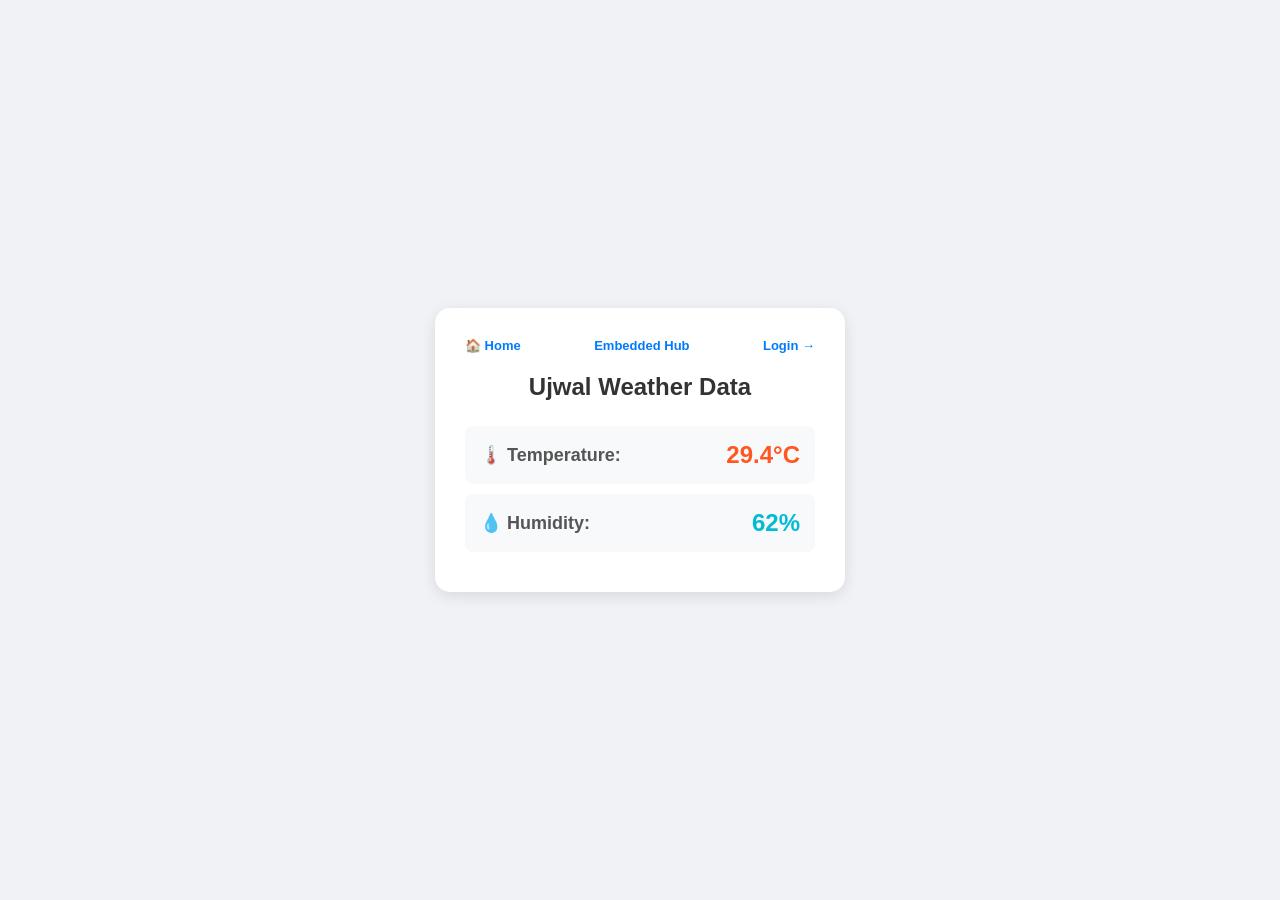
<file: embd.html>
<!DOCTYPE html>
<html lang="en">
<head>
    <meta charset="UTF-8">
    <meta name="viewport" content="width=device-width, initial-scale=1.0">
    <title>Ujwal Weather Station</title>
    <style>
        /* Base styles */
        body {
            font-family: Arial, sans-serif;
            background-color: #f0f2f5;
            display: flex;
            justify-content: center;
            align-items: center;
            height: 100vh;
            margin: 0;
        }

        /* Dashboard frame */
        .dashboard {
            background-color: #ffffff;
            padding: 30px;
            border-radius: 15px;
            box-shadow: 0 4px 15px rgba(0, 0, 0, 0.1);
            text-align: center;
            width: 350px;
        }

        h1 {
            color: #333333;
            margin-bottom: 25px;
            font-size: 24px;
        }

        /* Weather display layouts */
        .measurement {
            display: flex;
            justify-content: space-between;
            align-items: center;
            padding: 15px;
            margin: 10px 0;
            border-radius: 8px;
            background-color: #f8f9fa;
        }

        .label {
            font-size: 18px;
            color: #555555;
            font-weight: bold;
        }

        .value {
            font-size: 24px;
            font-weight: bold;
        }

        /* Distinct colors for output metrics */
        #temp-value {
            color: #ff5722; /* Warm red/orange */
        }

        #humidity-value {
            color: #00bcd4; /* Cool blue */
        }
    </style>
</head>
<body>

    <div class="dashboard">
        <div style="display: flex; justify-content: space-between; align-items: center; margin-bottom: 20px; font-size: 13px;">
            <a href="index.html" style="color: #007bff; text-decoration: none; font-weight: bold;">🏠 Home</a>
            <a href="Embedded.html" style="color: #007bff; text-decoration: none; font-weight: bold;">Embedded Hub</a>
            <a href="Login.html" style="color: #007bff; text-decoration: none; font-weight: bold;">Login →</a>
        </div>
        <h1>Ujwal Weather Data</h1>
        
        <!-- Temperature Card -->
        <div class="measurement">
            <span class="label">🌡️ Temperature:</span>
            <span id="temp-value" class="value">--°C</span>
        </div>

        <!-- Humidity Card -->
        <div class="measurement">
            <span class="label">💧 Humidity:</span>
            <span id="humidity-value" class="value">--%</span>
        </div>
    </div>

    <script>
        // Function to simulate real-time sensor updates
        function updateSensorData() {
            // Generate realistic random variables 
            const mockTemperature = (Math.random() * (30 - 20) + 20).toFixed(1); 
            const mockHumidity = Math.floor(Math.random() * (70 - 40) + 40);

            // Output the data dynamically to the HTML placeholders
            document.getElementById('temp-value').innerText = `${mockTemperature}°C`;
            document.getElementById('humidity-value').innerText = `${mockHumidity}%`;
        }

        // Run the function immediately on page load
        updateSensorData();

        // Automatically update the output every 3 seconds
        setInterval(updateSensorData, 3000);
    </script>

</body>
</html>
</file>
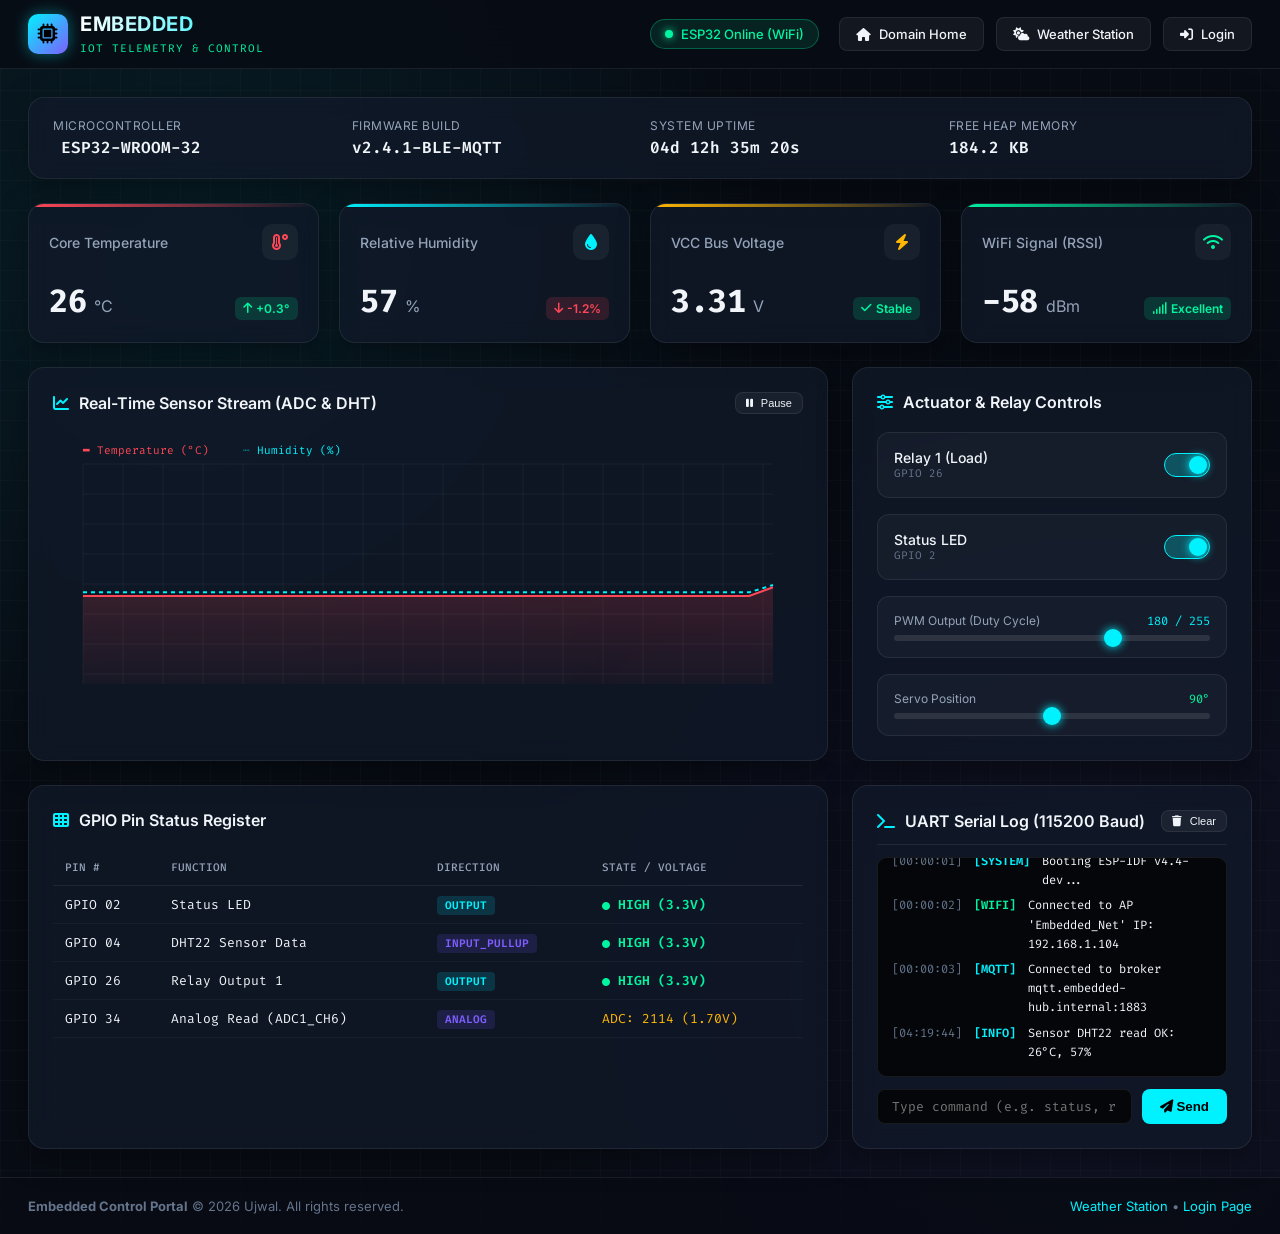
<file: Embedded.html>
<!DOCTYPE html>
<html lang="en">
<head>
    <meta charset="UTF-8">
    <meta name="viewport" content="width=device-width, initial-scale=1.0">
    <meta name="description" content="Embedded Systems & IoT Real-Time Control & Telemetry Dashboard">
    <title>Embedded - IoT & Microcontroller Dashboard</title>
    
    <!-- Google Fonts -->
    <link rel="preconnect" href="https://fonts.googleapis.com">
    <link rel="preconnect" href="https://fonts.gstatic.com" crossorigin>
    <link href="https://fonts.googleapis.com/css2?family=Fira+Code:wght@400;500;600&family=Inter:wght@300;400;500;600;700&display=swap" rel="stylesheet">
    
    <!-- FontAwesome Icons -->
    <link rel="stylesheet" href="https://cdnjs.cloudflare.com/ajax/libs/font-awesome/6.4.0/css/all.min.css">

    <style>
        :root {
            --bg-dark: #080c14;
            --bg-card: rgba(16, 24, 40, 0.75);
            --bg-card-hover: rgba(24, 36, 60, 0.85);
            --border-color: rgba(255, 255, 255, 0.08);
            --border-glow: rgba(0, 242, 254, 0.3);
            
            --accent-cyan: #00f2fe;
            --accent-emerald: #00f5a0;
            --accent-amber: #ffb703;
            --accent-rose: #ff4757;
            --accent-purple: #7d5fff;
            
            --text-main: #f1f5f9;
            --text-muted: #94a3b8;
            --text-dim: #64748b;
            
            --glass-shadow: 0 8px 32px 0 rgba(0, 0, 0, 0.37);
            --neon-glow: 0 0 15px rgba(0, 242, 254, 0.4);
        }

        * {
            box-sizing: border-box;
            margin: 0;
            padding: 0;
        }

        body {
            font-family: 'Inter', sans-serif;
            background-color: var(--bg-dark);
            background-image: 
                radial-gradient(circle at 15% 20%, rgba(0, 242, 254, 0.08) 0%, transparent 40%),
                radial-gradient(circle at 85% 80%, rgba(125, 95, 255, 0.08) 0%, transparent 40%),
                linear-gradient(rgba(255, 255, 255, 0.02) 1px, transparent 1px),
                linear-gradient(90deg, rgba(255, 255, 255, 0.02) 1px, transparent 1px);
            background-size: 100% 100%, 100% 100%, 30px 30px, 30px 30px;
            color: var(--text-main);
            min-height: 100vh;
            display: flex;
            flex-direction: column;
        }

        /* --- Header Navigation --- */
        header {
            background: rgba(8, 12, 20, 0.85);
            backdrop-filter: blur(16px);
            -webkit-backdrop-filter: blur(16px);
            border-bottom: 1px solid var(--border-color);
            position: sticky;
            top: 0;
            z-index: 100;
            padding: 12px 28px;
            display: flex;
            justify-content: space-between;
            align-items: center;
        }

        .brand {
            display: flex;
            align-items: center;
            gap: 12px;
            text-decoration: none;
        }

        .brand-logo {
            width: 40px;
            height: 40px;
            background: linear-gradient(135deg, var(--accent-cyan), var(--accent-purple));
            border-radius: 10px;
            display: flex;
            align-items: center;
            justify-content: center;
            color: #000;
            font-size: 20px;
            box-shadow: var(--neon-glow);
        }

        .brand-text h1 {
            font-size: 20px;
            font-weight: 700;
            letter-spacing: 0.5px;
            background: linear-gradient(90deg, #ffffff, var(--accent-cyan));
            -webkit-background-clip: text;
            -webkit-text-fill-color: transparent;
        }

        .brand-text span {
            font-size: 11px;
            color: var(--accent-emerald);
            font-family: 'Fira Code', monospace;
            text-transform: uppercase;
            letter-spacing: 1px;
        }

        .header-actions {
            display: flex;
            align-items: center;
            gap: 20px;
        }

        .status-badge {
            display: flex;
            align-items: center;
            gap: 8px;
            background: rgba(0, 245, 160, 0.1);
            border: 1px solid rgba(0, 245, 160, 0.3);
            padding: 6px 14px;
            border-radius: 20px;
            font-size: 13px;
            color: var(--accent-emerald);
            font-weight: 500;
        }

        .status-dot {
            width: 8px;
            height: 8px;
            background-color: var(--accent-emerald);
            border-radius: 50%;
            box-shadow: 0 0 8px var(--accent-emerald);
            animation: pulse 1.8s infinite;
        }

        @keyframes pulse {
            0% { transform: scale(0.95); opacity: 0.8; }
            50% { transform: scale(1.2); opacity: 1; box-shadow: 0 0 12px var(--accent-emerald); }
            100% { transform: scale(0.95); opacity: 0.8; }
        }

        .nav-links {
            display: flex;
            gap: 12px;
        }

        .nav-btn {
            background: rgba(255, 255, 255, 0.05);
            border: 1px solid var(--border-color);
            color: var(--text-main);
            padding: 8px 16px;
            border-radius: 8px;
            text-decoration: none;
            font-size: 13px;
            font-weight: 500;
            transition: all 0.2s ease;
            display: flex;
            align-items: center;
            gap: 8px;
        }

        .nav-btn:hover {
            background: rgba(0, 242, 254, 0.15);
            border-color: var(--accent-cyan);
            color: #fff;
            transform: translateY(-1px);
        }

        /* --- Main Layout --- */
        main {
            max-width: 1400px;
            width: 100%;
            margin: 0 auto;
            padding: 28px;
            display: flex;
            flex-direction: column;
            gap: 24px;
            flex: 1;
        }

        /* Top Info Banner */
        .system-banner {
            background: var(--bg-card);
            backdrop-filter: blur(12px);
            border: 1px solid var(--border-color);
            border-radius: 16px;
            padding: 20px 24px;
            display: grid;
            grid-template-columns: repeat(auto-fit, minmax(200px, 1fr));
            gap: 20px;
            box-shadow: var(--glass-shadow);
        }

        .info-item {
            display: flex;
            flex-direction: column;
            gap: 4px;
        }

        .info-label {
            font-size: 12px;
            color: var(--text-muted);
            text-transform: uppercase;
            letter-spacing: 0.5px;
        }

        .info-val {
            font-size: 16px;
            font-weight: 600;
            font-family: 'Fira Code', monospace;
            color: var(--text-main);
            display: flex;
            align-items: center;
            gap: 8px;
        }

        /* Metrics Grid */
        .metrics-grid {
            display: grid;
            grid-template-columns: repeat(auto-fit, minmax(260px, 1fr));
            gap: 20px;
        }

        .metric-card {
            background: var(--bg-card);
            backdrop-filter: blur(12px);
            border: 1px solid var(--border-color);
            border-radius: 16px;
            padding: 20px;
            display: flex;
            flex-direction: column;
            justify-content: space-between;
            transition: all 0.3s cubic-bezier(0.4, 0, 0.2, 1);
            box-shadow: var(--glass-shadow);
            position: relative;
            overflow: hidden;
        }

        .metric-card::before {
            content: '';
            position: absolute;
            top: 0;
            left: 0;
            width: 100%;
            height: 3px;
            background: linear-gradient(90deg, var(--card-accent, var(--accent-cyan)), transparent);
        }

        .metric-card:hover {
            border-color: var(--border-glow);
            transform: translateY(-3px);
            box-shadow: 0 12px 40px rgba(0, 0, 0, 0.5), var(--neon-glow);
        }

        .metric-header {
            display: flex;
            justify-content: space-between;
            align-items: center;
            margin-bottom: 12px;
        }

        .metric-title {
            font-size: 14px;
            color: var(--text-muted);
            font-weight: 500;
        }

        .metric-icon {
            width: 36px;
            height: 36px;
            border-radius: 10px;
            background: rgba(255, 255, 255, 0.05);
            display: flex;
            align-items: center;
            justify-content: center;
            font-size: 16px;
            color: var(--card-accent, var(--accent-cyan));
        }

        .metric-body {
            display: flex;
            align-items: baseline;
            justify-content: space-between;
            margin-top: 8px;
        }

        .metric-value {
            font-size: 32px;
            font-weight: 700;
            font-family: 'Fira Code', monospace;
            letter-spacing: -0.5px;
            color: var(--text-main);
        }

        .metric-unit {
            font-size: 16px;
            color: var(--text-muted);
            font-weight: 400;
            margin-left: 4px;
        }

        .metric-change {
            font-size: 12px;
            padding: 4px 8px;
            border-radius: 6px;
            font-weight: 600;
            display: flex;
            align-items: center;
            gap: 4px;
        }

        .change-up {
            background: rgba(0, 245, 160, 0.15);
            color: var(--accent-emerald);
        }

        .change-down {
            background: rgba(255, 71, 87, 0.15);
            color: var(--accent-rose);
        }

        /* Two-Column Workspace */
        .dashboard-row {
            display: grid;
            grid-template-columns: 2fr 1fr;
            gap: 24px;
        }

        @media (max-width: 1024px) {
            .dashboard-row {
                grid-template-columns: 1fr;
            }
        }

        .card {
            background: var(--bg-card);
            backdrop-filter: blur(12px);
            border: 1px solid var(--border-color);
            border-radius: 16px;
            padding: 24px;
            box-shadow: var(--glass-shadow);
        }

        .card-header {
            display: flex;
            justify-content: space-between;
            align-items: center;
            margin-bottom: 20px;
        }

        .card-title {
            font-size: 16px;
            font-weight: 600;
            display: flex;
            align-items: center;
            gap: 10px;
        }

        .card-title i {
            color: var(--accent-cyan);
        }

        /* Chart Canvas */
        .chart-container {
            position: relative;
            width: 100%;
            height: 280px;
        }

        canvas {
            width: 100% !important;
            height: 100% !important;
        }

        /* Controls Section */
        .controls-grid {
            display: grid;
            grid-template-columns: repeat(auto-fit, minmax(200px, 1fr));
            gap: 16px;
        }

        .control-box {
            background: rgba(255, 255, 255, 0.03);
            border: 1px solid var(--border-color);
            border-radius: 12px;
            padding: 16px;
            display: flex;
            flex-direction: column;
            gap: 12px;
            transition: all 0.2s ease;
        }

        .control-box:hover {
            border-color: rgba(255, 255, 255, 0.15);
            background: rgba(255, 255, 255, 0.05);
        }

        .control-top {
            display: flex;
            justify-content: space-between;
            align-items: center;
        }

        .control-name {
            font-size: 14px;
            font-weight: 500;
        }

        .control-sub {
            font-size: 11px;
            color: var(--text-dim);
            font-family: 'Fira Code', monospace;
        }

        /* Custom Toggle Switch */
        .switch {
            position: relative;
            display: inline-block;
            width: 46px;
            height: 24px;
        }

        .switch input {
            opacity: 0;
            width: 0;
            height: 0;
        }

        .slider {
            position: absolute;
            cursor: pointer;
            top: 0; left: 0; right: 0; bottom: 0;
            background-color: rgba(255, 255, 255, 0.1);
            transition: .3s cubic-bezier(0.4, 0, 0.2, 1);
            border-radius: 24px;
            border: 1px solid var(--border-color);
        }

        .slider:before {
            position: absolute;
            content: "";
            height: 18px;
            width: 18px;
            left: 2px;
            bottom: 2px;
            background-color: var(--text-muted);
            transition: .3s cubic-bezier(0.4, 0, 0.2, 1);
            border-radius: 50%;
        }

        input:checked + .slider {
            background-color: rgba(0, 242, 254, 0.25);
            border-color: var(--accent-cyan);
        }

        input:checked + .slider:before {
            transform: translateX(22px);
            background-color: var(--accent-cyan);
            box-shadow: 0 0 10px var(--accent-cyan);
        }

        /* Range Slider */
        .range-wrapper {
            display: flex;
            flex-direction: column;
            gap: 6px;
        }

        .range-header {
            display: flex;
            justify-content: space-between;
            font-size: 12px;
            color: var(--text-muted);
        }

        input[type=range] {
            -webkit-appearance: none;
            width: 100%;
            background: transparent;
        }

        input[type=range]:focus {
            outline: none;
        }

        input[type=range]::-webkit-slider-runnable-track {
            width: 100%;
            height: 6px;
            cursor: pointer;
            background: rgba(255, 255, 255, 0.1);
            border-radius: 3px;
        }

        input[type=range]::-webkit-slider-thumb {
            height: 18px;
            width: 18px;
            border-radius: 50%;
            background: var(--accent-cyan);
            cursor: pointer;
            -webkit-appearance: none;
            margin-top: -6px;
            box-shadow: 0 0 10px var(--accent-cyan);
        }

        /* GPIO Pinout Table */
        .pin-table {
            width: 100%;
            border-collapse: collapse;
            font-size: 13px;
            font-family: 'Fira Code', monospace;
        }

        .pin-table th {
            text-align: left;
            padding: 10px 12px;
            color: var(--text-muted);
            border-bottom: 1px solid var(--border-color);
            font-weight: 500;
            font-size: 11px;
            text-transform: uppercase;
        }

        .pin-table td {
            padding: 10px 12px;
            border-bottom: 1px solid rgba(255, 255, 255, 0.04);
        }

        .pin-tag {
            padding: 2px 8px;
            border-radius: 4px;
            font-size: 11px;
            font-weight: 600;
        }

        .pin-input {
            background: rgba(125, 95, 255, 0.15);
            color: var(--accent-purple);
        }

        .pin-output {
            background: rgba(0, 242, 254, 0.15);
            color: var(--accent-cyan);
        }

        .pin-state-high {
            color: var(--accent-emerald);
            font-weight: 600;
        }

        .pin-state-low {
            color: var(--text-dim);
        }

        /* Terminal Console */
        .terminal-card {
            display: flex;
            flex-direction: column;
        }

        .terminal-header {
            display: flex;
            justify-content: space-between;
            align-items: center;
            padding-bottom: 12px;
            border-bottom: 1px solid var(--border-color);
            margin-bottom: 12px;
        }

        .terminal-window {
            background: #04060a;
            border: 1px solid var(--border-color);
            border-radius: 10px;
            padding: 14px;
            height: 220px;
            overflow-y: auto;
            font-family: 'Fira Code', monospace;
            font-size: 12px;
            line-height: 1.6;
            display: flex;
            flex-direction: column;
            gap: 6px;
        }

        .log-entry {
            display: flex;
            gap: 12px;
        }

        .log-time {
            color: var(--text-dim);
            user-select: none;
        }

        .log-type {
            font-weight: 600;
        }

        .log-info { color: var(--accent-cyan); }
        .log-success { color: var(--accent-emerald); }
        .log-warn { color: var(--accent-amber); }
        .log-error { color: var(--accent-rose); }

        .terminal-input-bar {
            display: flex;
            gap: 10px;
            margin-top: 12px;
        }

        .terminal-input-bar input {
            flex: 1;
            background: #04060a;
            border: 1px solid var(--border-color);
            border-radius: 8px;
            padding: 8px 14px;
            color: var(--text-main);
            font-family: 'Fira Code', monospace;
            font-size: 13px;
        }

        .terminal-input-bar input:focus {
            outline: none;
            border-color: var(--accent-cyan);
        }

        .send-btn {
            background: var(--accent-cyan);
            color: #000;
            border: none;
            padding: 8px 18px;
            border-radius: 8px;
            font-weight: 600;
            cursor: pointer;
            transition: all 0.2s ease;
        }

        .send-btn:hover {
            box-shadow: var(--neon-glow);
            transform: translateY(-1px);
        }

        /* Footer */
        footer {
            border-top: 1px solid var(--border-color);
            padding: 20px 28px;
            text-align: center;
            font-size: 13px;
            color: var(--text-dim);
            display: flex;
            justify-content: space-between;
            align-items: center;
            background: rgba(8, 12, 20, 0.9);
        }

        footer a {
            color: var(--accent-cyan);
            text-decoration: none;
        }

        footer a:hover {
            text-decoration: underline;
        }
    </style>
</head>
<body>

    <!-- Header -->
    <header>
        <a href="index.html" class="brand">
            <div class="brand-logo">
                <i class="fa-solid fa-microchip"></i>
            </div>
            <div class="brand-text">
                <h1>EMBEDDED</h1>
                <span>IoT Telemetry & Control</span>
            </div>
        </a>

        <div class="header-actions">
            <div class="status-badge">
                <div class="status-dot"></div>
                <span id="gateway-status">ESP32 Online (WiFi)</span>
            </div>

            <div class="nav-links">
                <a href="index.html" class="nav-btn">
                    <i class="fa-solid fa-house"></i> Domain Home
                </a>
                <a href="embd.html" class="nav-btn">
                    <i class="fa-solid fa-cloud-sun"></i> Weather Station
                </a>
                <a href="Login.html" class="nav-btn">
                    <i class="fa-solid fa-right-to-bracket"></i> Login
                </a>
            </div>
        </div>
    </header>

    <!-- Main Content -->
    <main>

        <!-- System Overview Banner -->
        <div class="system-banner">
            <div class="info-item">
                <span class="info-label">Microcontroller</span>
                <span class="info-val"><i class="fa-solid fa-cpu" style="color: var(--accent-cyan);"></i> ESP32-WROOM-32</span>
            </div>
            <div class="info-item">
                <span class="info-label">Firmware Build</span>
                <span class="info-val">v2.4.1-BLE-MQTT</span>
            </div>
            <div class="info-item">
                <span class="info-label">System Uptime</span>
                <span class="info-val" id="uptime-counter">04d 12h 35m 18s</span>
            </div>
            <div class="info-item">
                <span class="info-label">Free Heap Memory</span>
                <span class="info-val" id="heap-memory">184.2 KB</span>
            </div>
        </div>

        <!-- Telemetry Cards -->
        <div class="metrics-grid">

            <!-- Temperature Card -->
            <div class="metric-card" style="--card-accent: #ff4757;">
                <div class="metric-header">
                    <span class="metric-title">Core Temperature</span>
                    <div class="metric-icon"><i class="fa-solid fa-temperature-high"></i></div>
                </div>
                <div class="metric-body">
                    <div>
                        <span class="metric-value" id="temp-val">26.4</span>
                        <span class="metric-unit">°C</span>
                    </div>
                    <div class="metric-change change-up">
                        <i class="fa-solid fa-arrow-up"></i> +0.3°
                    </div>
                </div>
            </div>

            <!-- Humidity Card -->
            <div class="metric-card" style="--card-accent: #00f2fe;">
                <div class="metric-header">
                    <span class="metric-title">Relative Humidity</span>
                    <div class="metric-icon"><i class="fa-solid fa-droplet"></i></div>
                </div>
                <div class="metric-body">
                    <div>
                        <span class="metric-value" id="humidity-val">58</span>
                        <span class="metric-unit">%</span>
                    </div>
                    <div class="metric-change change-down">
                        <i class="fa-solid fa-arrow-down"></i> -1.2%
                    </div>
                </div>
            </div>

            <!-- Bus Voltage -->
            <div class="metric-card" style="--card-accent: #ffb703;">
                <div class="metric-header">
                    <span class="metric-title">VCC Bus Voltage</span>
                    <div class="metric-icon"><i class="fa-solid fa-bolt"></i></div>
                </div>
                <div class="metric-body">
                    <div>
                        <span class="metric-value" id="voltage-val">3.32</span>
                        <span class="metric-unit">V</span>
                    </div>
                    <div class="metric-change change-up">
                        <i class="fa-solid fa-check"></i> Stable
                    </div>
                </div>
            </div>

            <!-- RSSI Signal -->
            <div class="metric-card" style="--card-accent: #00f5a0;">
                <div class="metric-header">
                    <span class="metric-title">WiFi Signal (RSSI)</span>
                    <div class="metric-icon"><i class="fa-solid fa-wifi"></i></div>
                </div>
                <div class="metric-body">
                    <div>
                        <span class="metric-value" id="rssi-val">-58</span>
                        <span class="metric-unit">dBm</span>
                    </div>
                    <div class="metric-change change-up">
                        <i class="fa-solid fa-signal"></i> Excellent
                    </div>
                </div>
            </div>

        </div>

        <!-- Dashboard Main Section: Chart + Actuator Controls -->
        <div class="dashboard-row">
            
            <!-- Live Real-Time Sensor Stream Chart -->
            <div class="card">
                <div class="card-header">
                    <div class="card-title">
                        <i class="fa-solid fa-chart-line"></i> Real-Time Sensor Stream (ADC & DHT)
                    </div>
                    <div style="display: flex; gap: 8px;">
                        <button id="pause-chart-btn" class="nav-btn" style="padding: 4px 10px; font-size: 11px;">
                            <i class="fa-solid fa-pause"></i> Pause
                        </button>
                    </div>
                </div>
                <div class="chart-container">
                    <canvas id="telemetryChart"></canvas>
                </div>
            </div>

            <!-- GPIO & Actuator Controllers -->
            <div class="card">
                <div class="card-header">
                    <div class="card-title">
                        <i class="fa-solid fa-sliders"></i> Actuator & Relay Controls
                    </div>
                </div>
                <div class="controls-grid">

                    <!-- Relay 1 -->
                    <div class="control-box">
                        <div class="control-top">
                            <div>
                                <div class="control-name">Relay 1 (Load)</div>
                                <div class="control-sub">GPIO 26</div>
                            </div>
                            <label class="switch">
                                <input type="checkbox" id="relay1-toggle" checked onchange="toggleRelay('Relay 1', this.checked)">
                                <span class="slider"></span>
                            </label>
                        </div>
                    </div>

                    <!-- LED Switch -->
                    <div class="control-box">
                        <div class="control-top">
                            <div>
                                <div class="control-name">Status LED</div>
                                <div class="control-sub">GPIO 2</div>
                            </div>
                            <label class="switch">
                                <input type="checkbox" id="led-toggle" checked onchange="toggleRelay('Status LED', this.checked)">
                                <span class="slider"></span>
                            </label>
                        </div>
                    </div>

                    <!-- PWM Dimmer -->
                    <div class="control-box" style="grid-column: span 1;">
                        <div class="range-wrapper">
                            <div class="range-header">
                                <span>PWM Output (Duty Cycle)</span>
                                <span id="pwm-val" style="font-family: 'Fira Code', monospace; color: var(--accent-cyan);">180 / 255</span>
                            </div>
                            <input type="range" min="0" max="255" value="180" id="pwm-slider" oninput="updatePWM(this.value)">
                        </div>
                    </div>

                    <!-- Servo Angle -->
                    <div class="control-box">
                        <div class="range-wrapper">
                            <div class="range-header">
                                <span>Servo Position</span>
                                <span id="servo-val" style="font-family: 'Fira Code', monospace; color: var(--accent-emerald);">90°</span>
                            </div>
                            <input type="range" min="0" max="180" value="90" id="servo-slider" oninput="updateServo(this.value)">
                        </div>
                    </div>

                </div>
            </div>

        </div>

        <!-- Lower Section: GPIO Pin Monitor & Serial Terminal -->
        <div class="dashboard-row">
            
            <!-- GPIO Pin Monitor -->
            <div class="card">
                <div class="card-header">
                    <div class="card-title">
                        <i class="fa-solid fa-table-cells"></i> GPIO Pin Status Register
                    </div>
                </div>
                <table class="pin-table">
                    <thead>
                        <tr>
                            <th>Pin #</th>
                            <th>Function</th>
                            <th>Direction</th>
                            <th>State / Voltage</th>
                        </tr>
                    </thead>
                    <tbody>
                        <tr>
                            <td>GPIO 02</td>
                            <td>Status LED</td>
                            <td><span class="pin-tag pin-output">OUTPUT</span></td>
                            <td class="pin-state-high"><i class="fa-solid fa-circle" style="font-size: 8px;"></i> HIGH (3.3V)</td>
                        </tr>
                        <tr>
                            <td>GPIO 04</td>
                            <td>DHT22 Sensor Data</td>
                            <td><span class="pin-tag pin-input">INPUT_PULLUP</span></td>
                            <td class="pin-state-high"><i class="fa-solid fa-circle" style="font-size: 8px;"></i> HIGH (3.3V)</td>
                        </tr>
                        <tr>
                            <td>GPIO 26</td>
                            <td>Relay Output 1</td>
                            <td><span class="pin-tag pin-output">OUTPUT</span></td>
                            <td class="pin-state-high" id="pin26-state"><i class="fa-solid fa-circle" style="font-size: 8px;"></i> HIGH (3.3V)</td>
                        </tr>
                        <tr>
                            <td>GPIO 34</td>
                            <td>Analog Read (ADC1_CH6)</td>
                            <td><span class="pin-tag pin-input">ANALOG</span></td>
                            <td style="color: var(--accent-amber);" id="pin34-adc">ADC: 2145 (1.72V)</td>
                        </tr>
                    </tbody>
                </table>
            </div>

            <!-- Serial Terminal Console -->
            <div class="card terminal-card">
                <div class="terminal-header">
                    <div class="card-title">
                        <i class="fa-solid fa-terminal"></i> UART Serial Log (115200 Baud)
                    </div>
                    <button class="nav-btn" onclick="clearTerminal()" style="padding: 4px 10px; font-size: 11px;">
                        <i class="fa-solid fa-trash"></i> Clear
                    </button>
                </div>
                
                <div class="terminal-window" id="terminal-output">
                    <div class="log-entry">
                        <span class="log-time">[00:00:01]</span>
                        <span class="log-type log-info">[SYSTEM]</span>
                        <span>Booting ESP-IDF v4.4-dev...</span>
                    </div>
                    <div class="log-entry">
                        <span class="log-time">[00:00:02]</span>
                        <span class="log-type log-success">[WIFI]</span>
                        <span>Connected to AP 'Embedded_Net' IP: 192.168.1.104</span>
                    </div>
                    <div class="log-entry">
                        <span class="log-time">[00:00:03]</span>
                        <span class="log-type log-info">[MQTT]</span>
                        <span>Connected to broker mqtt.embedded-hub.internal:1883</span>
                    </div>
                </div>

                <form onsubmit="sendTerminalCmd(event)" class="terminal-input-bar">
                    <input type="text" id="cmd-input" placeholder="Type command (e.g. status, reboot, gpio 2 1)..." autocomplete="off">
                    <button type="submit" class="send-btn"><i class="fa-solid fa-paper-plane"></i> Send</button>
                </form>
            </div>

        </div>

    </main>

    <!-- Footer -->
    <footer>
        <div>
            <strong>Embedded Control Portal</strong> &copy; 2026 Ujwal. All rights reserved.
        </div>
        <div>
            <a href="embd.html">Weather Station</a> &bull; 
            <a href="Login.html">Login Page</a>
        </div>
    </footer>

    <!-- JavaScript logic -->
    <script>
        // Real-time Canvas Telemetry Chart Implementation
        const canvas = document.getElementById('telemetryChart');
        const ctx = canvas.getContext('2d');
        
        let chartData = Array(30).fill(25);
        let humidityData = Array(30).fill(55);
        let isPaused = false;

        function resizeCanvas() {
            canvas.width = canvas.parentElement.clientWidth;
            canvas.height = canvas.parentElement.clientHeight;
        }

        window.addEventListener('resize', resizeCanvas);
        resizeCanvas();

        function drawChart() {
            const width = canvas.width;
            const height = canvas.height;
            const padding = 30;

            ctx.clearRect(0, 0, width, height);

            // Draw Background Grid
            ctx.strokeStyle = 'rgba(255, 255, 255, 0.05)';
            ctx.lineWidth = 1;

            for (let x = padding; x < width - padding; x += 40) {
                ctx.beginPath();
                ctx.moveTo(x, padding);
                ctx.lineTo(x, height - padding);
                ctx.stroke();
            }

            for (let y = padding; y < height - padding; y += 30) {
                ctx.beginPath();
                ctx.moveTo(padding, y);
                ctx.lineTo(width - padding, y);
                ctx.stroke();
            }

            // Helper to map values
            const getX = (index) => padding + (index / (chartData.length - 1)) * (width - 2 * padding);
            const getYTemp = (val) => height - padding - ((val - 15) / 25) * (height - 2 * padding);
            const getYHum = (val) => height - padding - ((val - 30) / 60) * (height - 2 * padding);

            // Draw Temperature Line (Red/Orange gradient)
            const tempGradient = ctx.createLinearGradient(0, 0, 0, height);
            tempGradient.addColorStop(0, 'rgba(255, 71, 87, 0.4)');
            tempGradient.addColorStop(1, 'rgba(255, 71, 87, 0.0)');

            ctx.beginPath();
            ctx.moveTo(getX(0), getYTemp(chartData[0]));
            for (let i = 1; i < chartData.length; i++) {
                ctx.lineTo(getX(i), getYTemp(chartData[i]));
            }
            ctx.strokeStyle = '#ff4757';
            ctx.lineWidth = 2;
            ctx.stroke();

            // Fill area under temp line
            ctx.lineTo(getX(chartData.length - 1), height - padding);
            ctx.lineTo(getX(0), height - padding);
            ctx.closePath();
            ctx.fillStyle = tempGradient;
            ctx.fill();

            // Draw Humidity Line (Cyan)
            ctx.beginPath();
            ctx.moveTo(getX(0), getYHum(humidityData[0]));
            for (let i = 1; i < humidityData.length; i++) {
                ctx.lineTo(getX(i), getYHum(humidityData[i]));
            }
            ctx.strokeStyle = '#00f2fe';
            ctx.lineWidth = 2;
            ctx.setLineDash([4, 4]);
            ctx.stroke();
            ctx.setLineDash([]); // Reset line dash

            // Draw Legend
            ctx.font = '11px "Fira Code", monospace';
            ctx.fillStyle = '#ff4757';
            ctx.fillText('━ Temperature (°C)', padding, 20);
            ctx.fillStyle = '#00f2fe';
            ctx.fillText('┈ Humidity (%)', padding + 160, 20);
        }

        // Live Data Updater Loop
        function updateSensors() {
            if (!isPaused) {
                const newTemp = parseFloat((24 + Math.random() * 5).toFixed(1));
                const newHum = Math.floor(50 + Math.random() * 20);
                const newVolt = (3.30 + (Math.random() * 0.05 - 0.025)).toFixed(2);
                const newRssi = -55 - Math.floor(Math.random() * 6);
                const newAdc = Math.floor(2100 + Math.random() * 100);

                document.getElementById('temp-val').innerText = newTemp;
                document.getElementById('humidity-val').innerText = newHum;
                document.getElementById('voltage-val').innerText = newVolt;
                document.getElementById('rssi-val').innerText = newRssi;
                document.getElementById('pin34-adc').innerText = `ADC: ${newAdc} (${(newAdc * 3.3 / 4095).toFixed(2)}V)`;

                chartData.shift();
                chartData.push(newTemp);

                humidityData.shift();
                humidityData.push(newHum);

                drawChart();

                // Random log occasionally
                if (Math.random() > 0.7) {
                    appendLog('INFO', `Sensor DHT22 read OK: ${newTemp}°C, ${newHum}%`);
                }
            }
        }

        setInterval(updateSensors, 2000);
        drawChart();

        // Pause Chart Button
        const pauseBtn = document.getElementById('pause-chart-btn');
        pauseBtn.addEventListener('click', () => {
            isPaused = !isPaused;
            pauseBtn.innerHTML = isPaused ? '<i class="fa-solid fa-play"></i> Resume' : '<i class="fa-solid fa-pause"></i> Pause';
        });

        // Actuator Logic
        function toggleRelay(name, status) {
            const stateStr = status ? 'HIGH' : 'LOW';
            appendLog('WARN', `GPIO Command: ${name} set to ${stateStr}`);
            
            if (name === 'Relay 1') {
                const pinTd = document.getElementById('pin26-state');
                if (status) {
                    pinTd.className = 'pin-state-high';
                    pinTd.innerHTML = '<i class="fa-solid fa-circle" style="font-size: 8px;"></i> HIGH (3.3V)';
                } else {
                    pinTd.className = 'pin-state-low';
                    pinTd.innerHTML = '<i class="fa-solid fa-circle" style="font-size: 8px;"></i> LOW (0.0V)';
                }
            }
        }

        function updatePWM(val) {
            document.getElementById('pwm-val').innerText = `${val} / 255`;
        }

        function updateServo(angle) {
            document.getElementById('servo-val').innerText = `${angle}°`;
        }

        // Terminal Log Functions
        function appendLog(type, text) {
            const terminal = document.getElementById('terminal-output');
            const now = new Date();
            const timeStr = `[${now.toTimeString().split(' ')[0]}]`;
            
            let typeClass = 'log-info';
            if (type === 'SUCCESS') typeClass = 'log-success';
            if (type === 'WARN') typeClass = 'log-warn';
            if (type === 'ERROR') typeClass = 'log-error';

            const logRow = document.createElement('div');
            logRow.className = 'log-entry';
            logRow.innerHTML = `
                <span class="log-time">${timeStr}</span>
                <span class="log-type ${typeClass}">[${type}]</span>
                <span>${text}</span>
            `;

            terminal.appendChild(logRow);
            terminal.scrollTop = terminal.scrollHeight;
        }

        function clearTerminal() {
            document.getElementById('terminal-output').innerHTML = '';
            appendLog('INFO', 'Terminal buffer cleared.');
        }

        function sendTerminalCmd(e) {
            e.preventDefault();
            const input = document.getElementById('cmd-input');
            const cmd = input.value.trim();
            if (!cmd) return;

            appendLog('INFO', `> ${cmd}`);
            input.value = '';

            setTimeout(() => {
                if (cmd.toLowerCase() === 'status') {
                    appendLog('SUCCESS', 'Core 0: 240MHz | Core 1: 240MHz | WiFi: Connected | Heap: 184.2KB');
                } else if (cmd.toLowerCase() === 'reboot') {
                    appendLog('WARN', 'Rebooting ESP32 MCU...');
                    setTimeout(() => appendLog('SUCCESS', 'ESP32 system restart completed successfully.'), 1500);
                } else if (cmd.toLowerCase().startsWith('gpio')) {
                    appendLog('SUCCESS', `ACK: Executed command '${cmd}'`);
                } else {
                    appendLog('ERROR', `Unknown command: '${cmd}'. Available: status, reboot, gpio`);
                }
            }, 300);
        }

        // Live Uptime Timer
        let seconds = 390918;
        setInterval(() => {
            seconds++;
            const d = Math.floor(seconds / (3600*24));
            const h = Math.floor((seconds % (3600*24)) / 3600);
            const m = Math.floor((seconds % 3600) / 60);
            const s = Math.floor(seconds % 60);
            document.getElementById('uptime-counter').innerText = 
                `${String(d).padStart(2,'0')}d ${String(h).padStart(2,'0')}h ${String(m).padStart(2,'0')}m ${String(s).padStart(2,'0')}s`;
        }, 1000);
    </script>
</body>
</html>
</file>
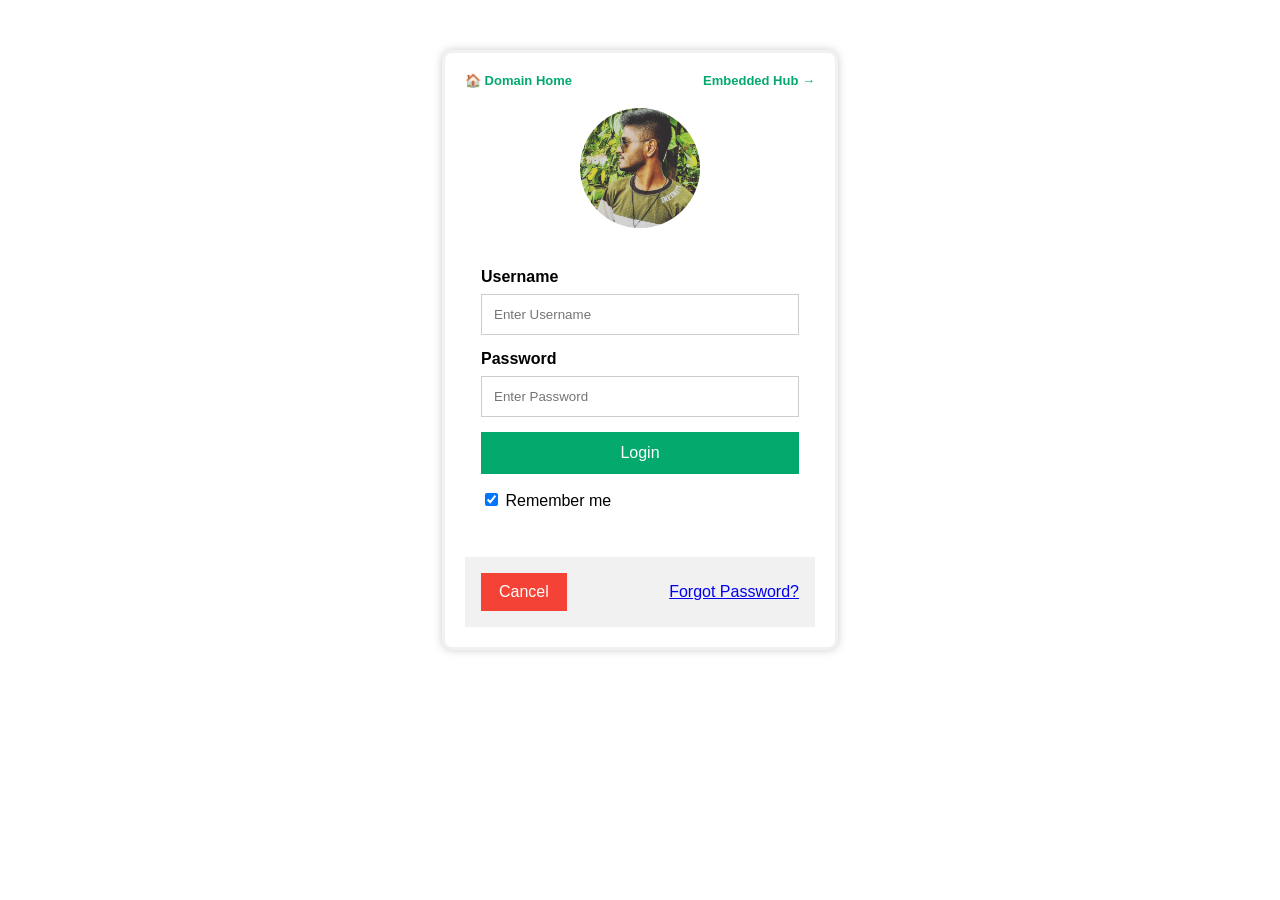
<file: Login.html>
<!DOCTYPE html>
<html lang="en">
<head>
<meta charset="UTF-8">
<meta name="viewport" content="width=device-width, initial-scale=1.0">
<title>Login Page</title>

<style>
body {
    font-family: Arial, Helvetica, sans-serif;
    background: url'C:\Users\ujwal\OneDrive\Desktop\Embedded Domain\Webpage/brackground.png' no-repeat center center fixed;
    background-size: cover;
}

form {
    border: 3px solid #f1f1f1;
    width: 350px;
    margin: 50px auto;
    background: #fff;
    border-radius: 10px;
    padding: 20px;
    box-shadow: 0 0 10px rgba(0,0,0,0.2);
}

.imgcontainer {
    text-align: center;
    margin: 20px 0;
}

img.avatar {
    width: 120px;
    border-radius: 50%;
}

.container {
    padding: 16px;
}

label {
    font-weight: bold;
}

input[type=text],
input[type=password] {
    width: 100%;
    padding: 12px;
    margin: 8px 0 15px 0;
    display: inline-block;
    border: 1px solid #ccc;
    box-sizing: border-box;
}

button {
    background: #04AA6D;
    color: white;
    padding: 12px;
    width: 100%;
    border: none;
    cursor: pointer;
    font-size: 16px;
}

button:hover {
    background: #038857;
}

.cancelbtn {
    width: auto;
    padding: 10px 18px;
    background: #f44336;
}

.bottom {
    background: #f1f1f1;
    padding: 16px;
    margin-top: 15px;
    overflow: auto;
}

.psw {
    float: right;
    margin-top: 10px;
}
</style>

</head>

<body>

<form action="Embedded.html">

<div style="display: flex; justify-content: space-between; margin-bottom: 15px;">
    <a href="index.html" style="color: #04AA6D; text-decoration: none; font-size: 13px; font-weight: bold;">🏠 Domain Home</a>
    <a href="Embedded.html" style="color: #04AA6D; text-decoration: none; font-size: 13px; font-weight: bold;">Embedded Hub →</a>
</div>

<div class="imgcontainer">
    <img src="img_avatar2.png" alt="Avatar" class="avatar">
</div>

<div class="container">

    <label>Username</label>
    <input type="text" placeholder="Enter Username" required>

    <label>Password</label>
    <input type="password" placeholder="Enter Password" required>

    <button type="submit">Login</button>

    <p>
        <input type="checkbox" checked>
        Remember me
    </p>

</div>

<div class="bottom">

    <button type="button" class="cancelbtn">Cancel</button>

    <span class="psw">
        <a href="#">Forgot Password?</a>
    </span>

</div>

</form>

</body>
</html>
</file>
